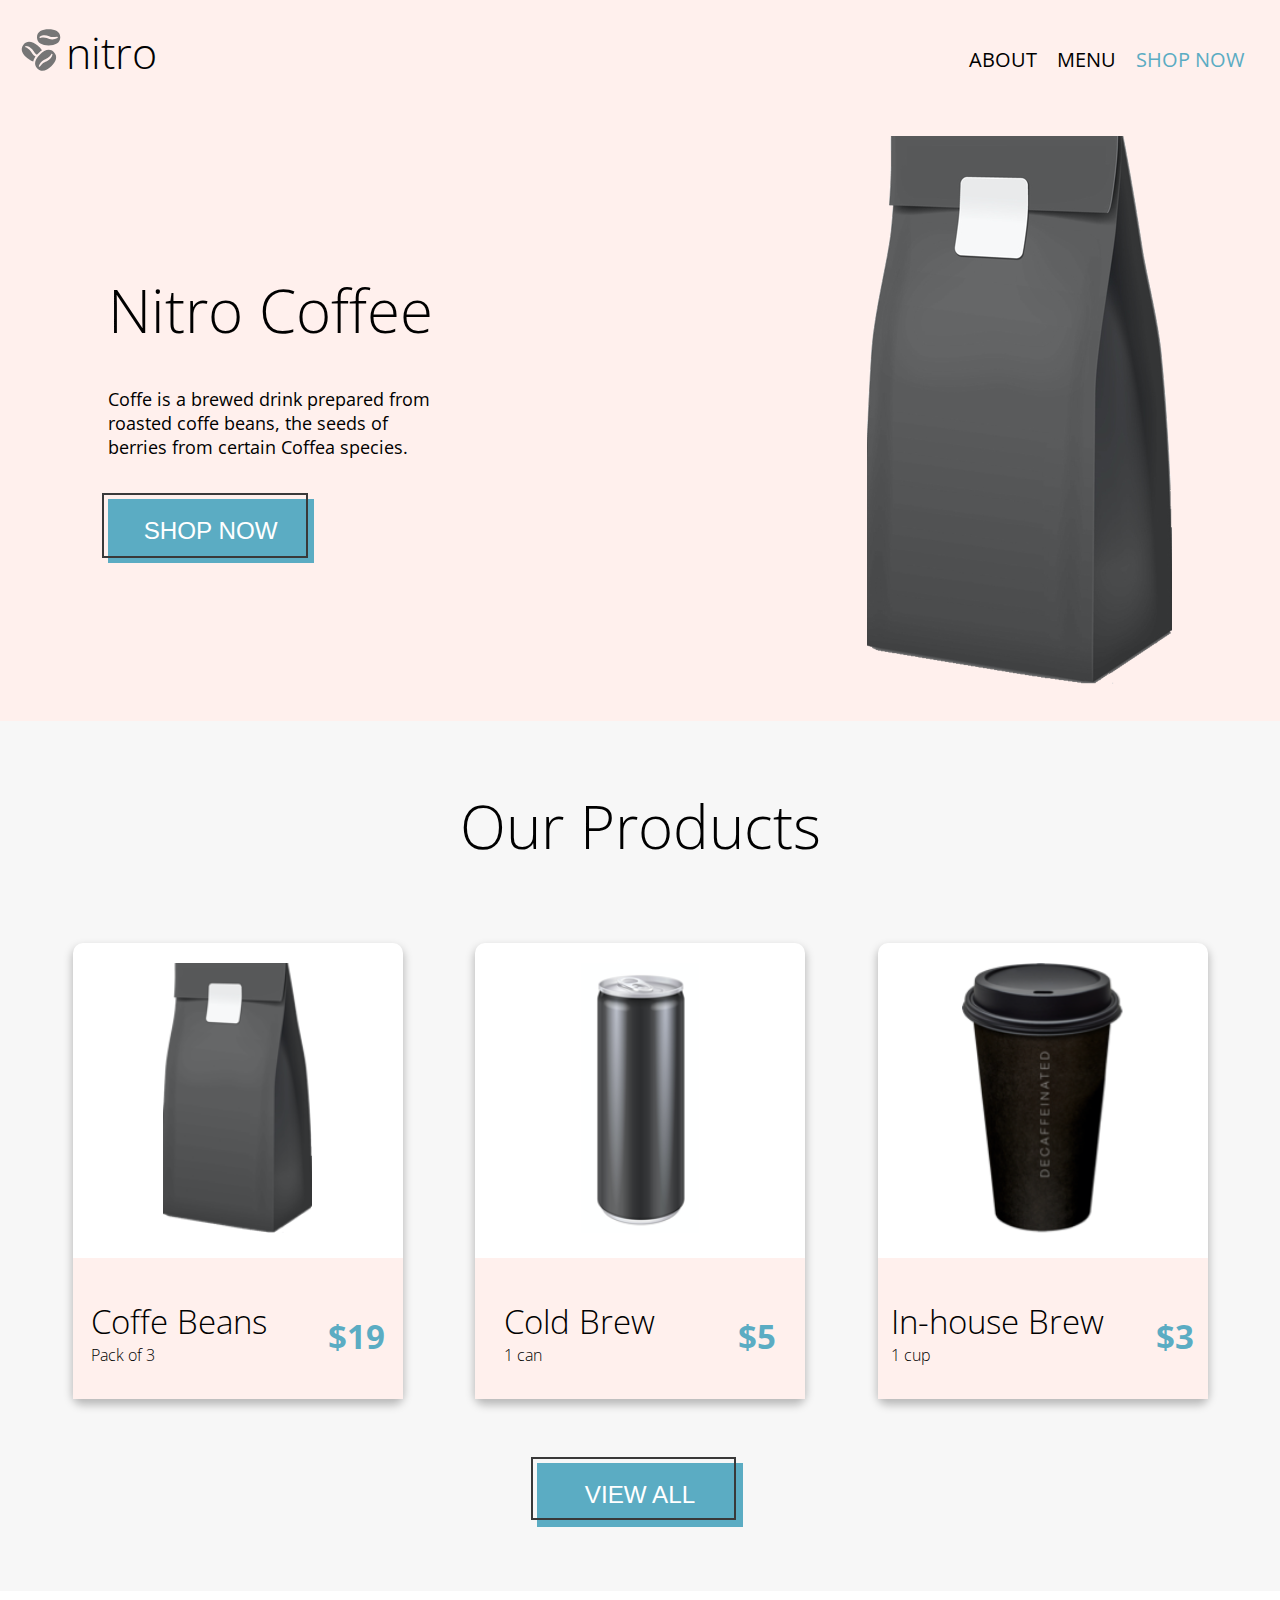
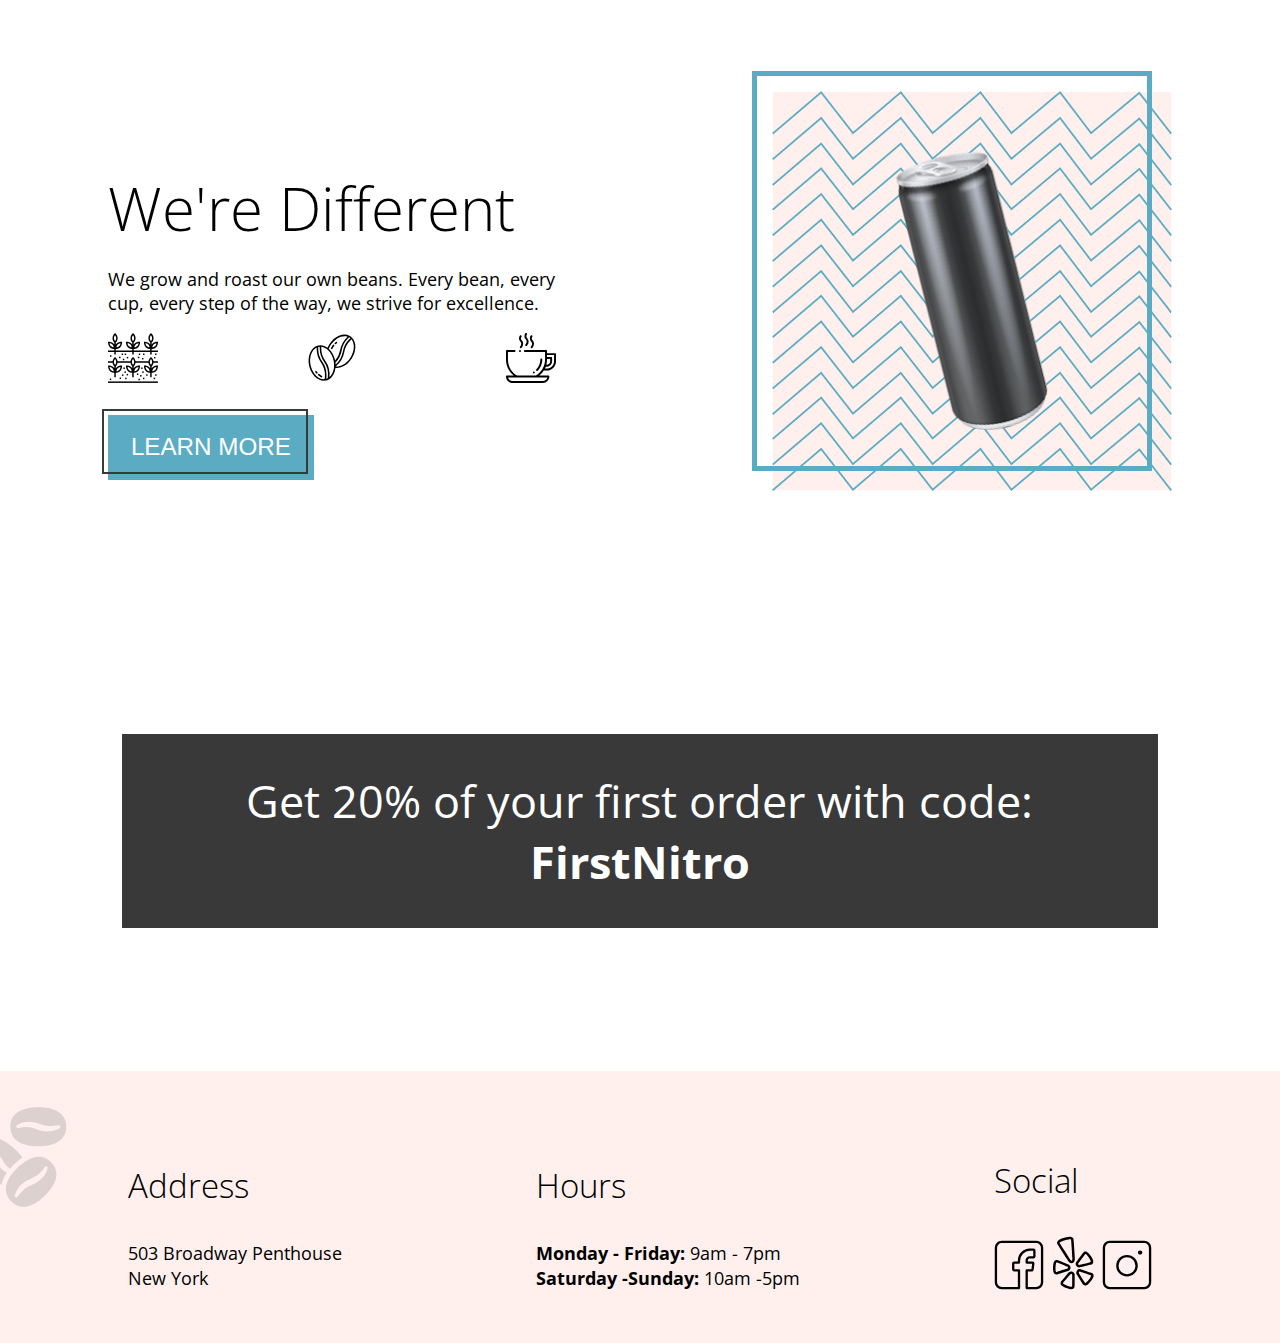
<file: index.html>
<!DOCTYPE html>
<html lang="en">
  <head>
    <meta charset="UTF-8" />
    <meta name="viewport" content="width=device-width, initial-scale=1.0" />
    <link
      href="https://fonts.googleapis.com/css2?family=Open+Sans:ital,wght@0,300;0,400;0,600;0,700;1,400&display=swap"
      rel="stylesheet" />
    <link rel="stylesheet" href="./scss/landing.css" />
    <link rel="stylesheet" href="./scss/partials/global.css" />
    <script src="./script.js" defer></script>
    <title>Coffee Shop - Home</title>
  </head>
  <body>
    <header class="header">
      <nav class="main-nav">
        <a href="./index.html" class="main-nav__logo">
          <img
            src="./assets/logos/coffee-beans-logo-and-footer.svg"
            alt="coffee bean logo"
            class="icon main-nav__logo-icon" />
        </a>

        <a href="./index.html" class="main-nav__link"
          ><h2 class="main-nav__heading">nitro</h2></a
        >

        <ul class="main-nav__list">
          <li class="main-nav__item">
            <a href="./index.html" class="main-nav__link">ABOUT</a>
          </li>
          <li class="main-nav__item">
            <a href="./pages/menu.html" class="main-nav__link">MENU</a>
          </li>
          <li class="main-nav__item">
            <a
              href="./pages/menu.html"
              class="main-nav__link main-nav__link--shop"
              >SHOP NOW</a
            >
          </li>
        </ul>
      </nav>

      <section class="sectionHero">
        <article class="card-coffe">
          <h1 class="card-coffe__heading">Nitro Coffee</h1>
          <p class="card-coffe__paragraphRegular">
            Coffe is a brewed drink prepared from roasted coffe beans, the seeds
            of berries from certain Coffea species.
          </p>
          <a href="./pages/menu.html">
            <button class="button button-shopNow">
              SHOP NOW
              <div class="button-shopNow--offsetborder"></div>
            </button>
          </a>
        </article>
        <div class="coffe-image">
          <img
            class="coffe-image__picture"
            src="./assets/images/coffeebeans-hero.png"
            alt="coffee bag" />
        </div>
      </section>
    </header>
    <main class="main-section">
      <section class="products">
        <div class="products_container">
          <h1 class="products__heading">Our Products</h1>
        </div>
      </section>

      <div class="wrap-cardContainer">
        <section class="cardContainer">
          <article class="cardContainer__card">
            <img
              class="card__image"
              src="./assets/images/coffeebeans.png"
              alt="coffe beans" />
            <div class="card__footer">
              <div class="card__footer--sectionA">
                <h3 class="card__text">Coffe Beans</h3>
                <p class="card__paragraph">Pack of 3</p>
              </div>
              <div class="card__footer--sectionB">
                <p class="card__price">$19</p>
              </div>
            </div>
          </article>

          <article class="cardContainer__card">
            <img
              class="card__image"
              src="./assets/images/coldbrew.png"
              alt=" cold brew" />
            <div class="card__footer">
              <div class="card__footer--sectionA">
                <h3 class="card__text">Cold Brew</h3>
                <p class="card__paragraph">1 can</p>
              </div>
              <div class="card__footer--sectionB">
                <p class="card__price">$5</p>
              </div>
            </div>
          </article>

          <article class="cardContainer__card">
            <img
              class="card__image"
              src="./assets/images/inhousebrew.png"
              alt="in-house brew" />
            <div class="card__footer">
              <div class="card__footer--sectionA">
                <h3 class="card__text">In-house Brew</h3>
                <p class="card__paragraph">1 cup</p>
              </div>
              <div class="card__footer--sectionB">
                <p class="card__price">$3</p>
              </div>
            </div>
          </article>
        </section>
      </div>

      <div class="containerButton">
        <a href="./pages/menu.html">
          <button class="button button--viewProducts">
            VIEW ALL
            <div class="button--viewAll--offsetBorder"></div>
          </button>
        </a>
      </div>
    </main>
    <section class="sponsor">
      <article class="sponsor__card">
        <h1 class="sponsor__heading">We're Different</h1>
        <p class="sponsor__paragraph">
          We grow and roast our own beans. Every bean, every cup, every step of
          the way, we strive for excellence.
        </p>
        <div class="sponsor__logos">
          <img
            src="./assets/logos/planting.svg"
            alt="planting logo"
            class="icon" />
          <img
            src="./assets/logos/coffee-beans.svg"
            alt="coffe beans logo"
            class="icon" />
          <img
            src="./assets/logos/coffee-cup.svg"
            alt="coffe cup logo"
            class="icon icon--tazza" />
        </div>
        <a href="./pages/menu.html">
          <button class="button button--learnMore">
            LEARN MORE
            <div class="button--learnMore--offsetborder"></div>
          </button>
        </a>
      </article>

      <div class="sponsor__wrapperImage">
        <!-- <img
          src="./assets/images/tiltedcan.png"
          alt="tildecan picture"
          class="sponsor__tildecanPicture" /> -->
        <div class="sponsor__wrapperImage--borderOffset"></div>
        <img
          src="./assets/images/tiltedcan.png"
          alt="tildecan picture"
          class="sponsor__tildecanPicture" />
      </div>
    </section>

    <div class="discount">
      <section class="discountBanner">
        <p class="discountBanner__text">
          Get 20% of your first order with code:
          <span class="discountBanner__span">FirstNitro</span>
        </p>
      </section>
    </div>

    <footer class="footer">
      <img
        src="./assets/logos/coffee-beans-logo-and-footer.svg"
        alt="background Icons"
        class="footer-backgroundIcons-left" />

      <section class="footer__wrap">
        <div class="footer__card footer__card--address">
          <h3 class="footer__heading">Address</h3>
          <p class="footer__footerParagraph">
            503 Broadway Penthouse
            <br />New York
          </p>
        </div>
        <div class="footer__card footer__card--time">
          <h3 class="footer__heading">Hours</h3>
          <p class="footer__footerParagraph">
            <b>Monday - Friday:</b> 9am - 7pm <br />

            <b>Saturday -Sunday:</b> 10am -5pm
          </p>
        </div>
        <div class="footer__card footer__card--social">
          <h3 class="footer__heading">Social</h3>
          <a href="https://www.facebook.com/" target="_blank">
            <img
              src="./assets/logos/Facebook-Icon.svg"
              alt="facebok"
              class="icon"
          /></a>
          <a href="https://www.yelp.co.uk/london" target="_blank">
            <img src="./assets/logos/Yelp-Icon.svg" alt="yelp" class="icon"
          /></a>
          <a href="https://www.instagram.com/" target="_blank">
            <img
              src="./assets/logos/Instagram-Icon.svg"
              alt="instagram"
              class="icon"
          /></a>
        </div>
      </section>
      <img
        src="./assets/logos/coffee-beans-logo-and-footer.svg"
        alt="background icons"
        class="footer-backgroundIcons-right" />
    </footer>
    <script src="./script.js"></script>
  </body>
</html>
</file>
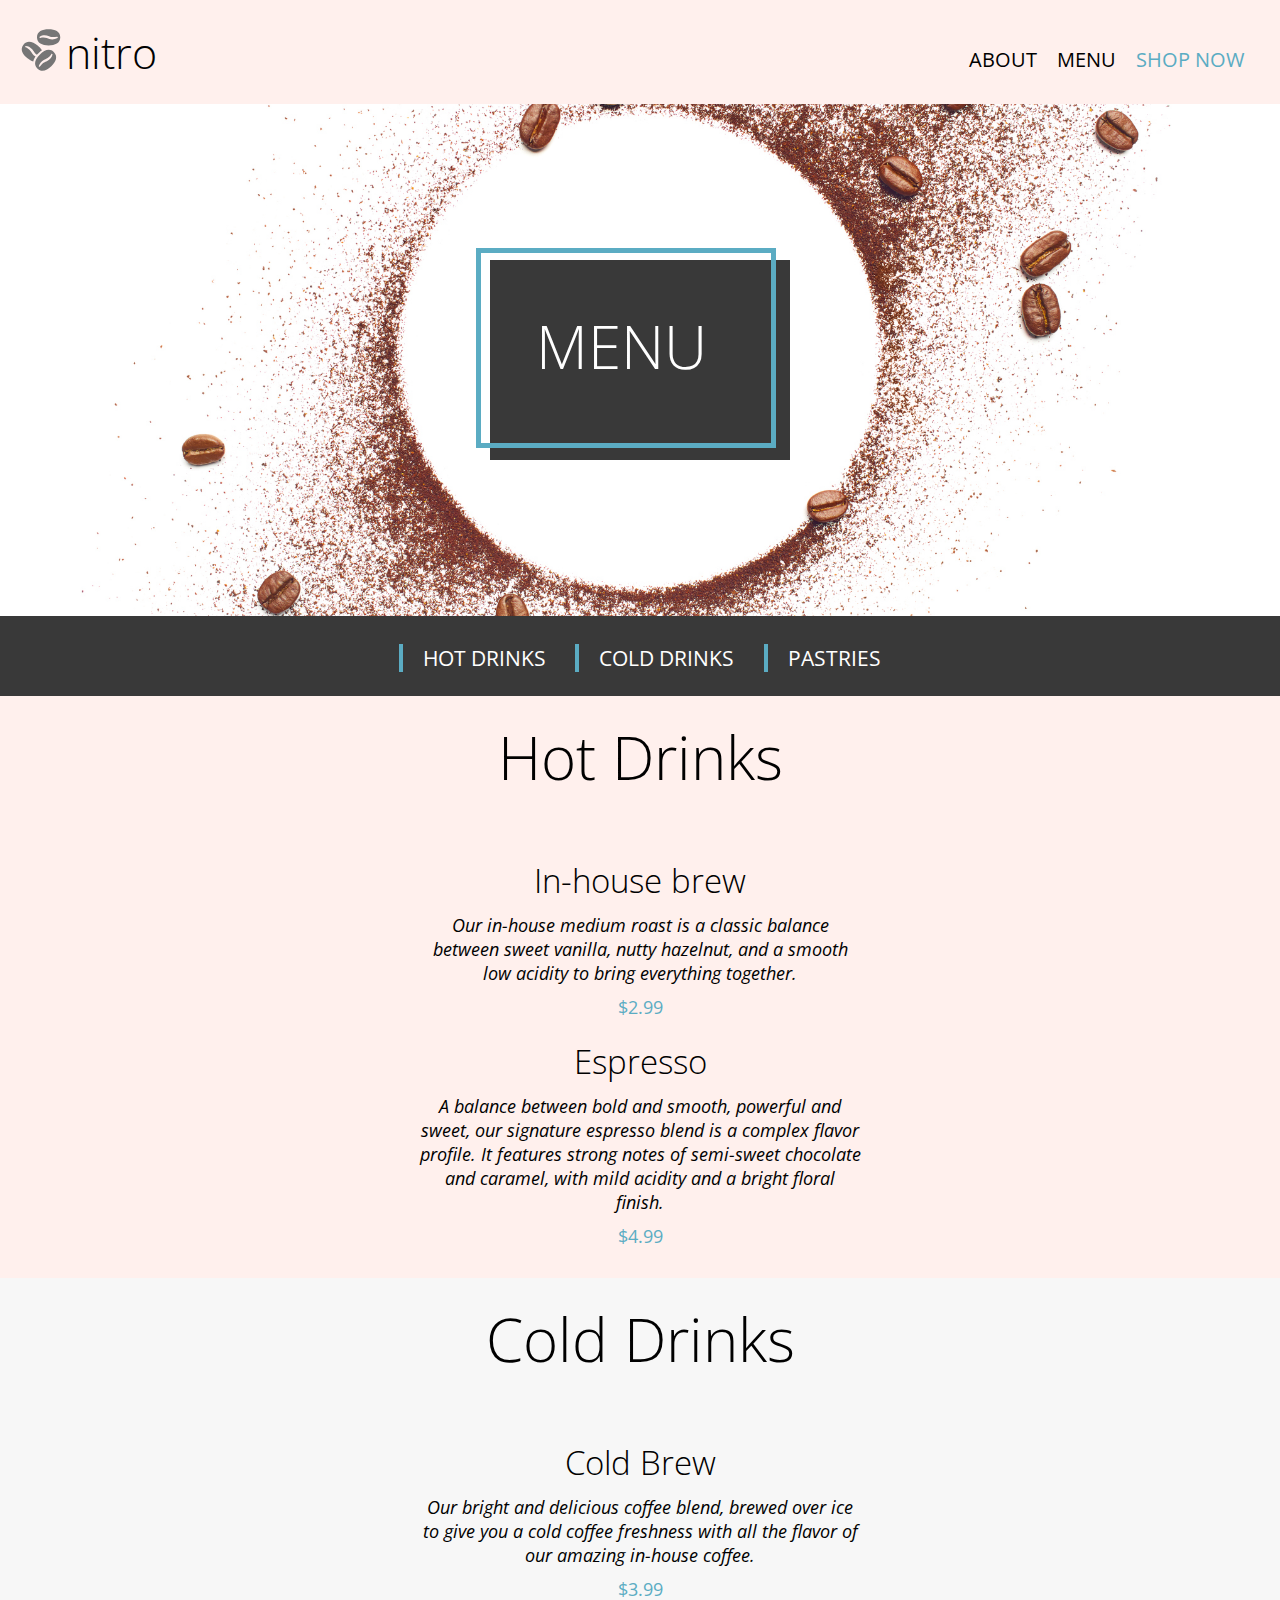
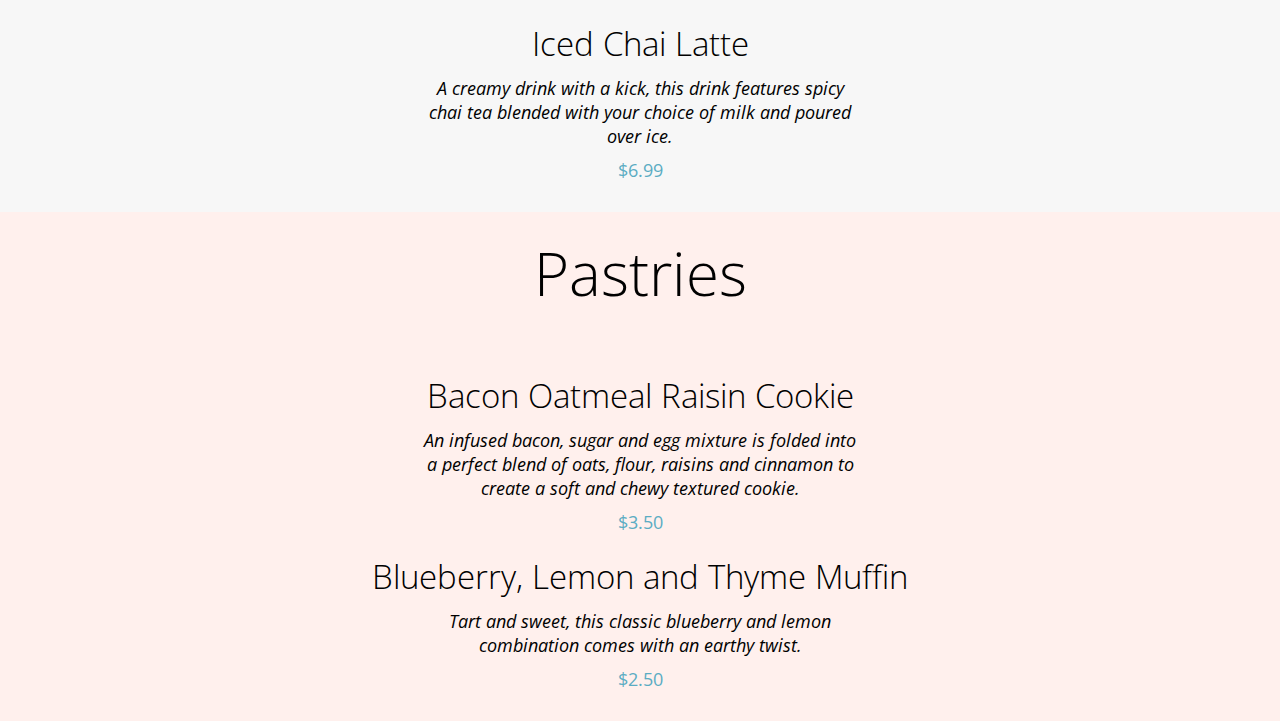
<file: pages/menu.html>
<!DOCTYPE html>
<html lang="en">
  <head>
    <meta charset="UTF-8" />
    <meta name="viewport" content="width=device-width, initial-scale=1.0" />
    <link
      href="https://fonts.googleapis.com/css2?family=Open+Sans:ital,wght@0,300;0,400;0,600;0,700;1,400&display=swap"
      rel="stylesheet" />
    <link rel="stylesheet" href="../scss/menu.css" />
    <link rel="stylesheet" href="../scss/partials/global.css" />
    <title>Coffee Shop - Menu</title>
  </head>
  <body>
    <header class="header">
      <nav class="main-nav">
        <a href="../index.html" class="main-nav__logo">
          <img
            src="../assets/logos/coffee-beans-logo-and-footer.svg"
            alt="coffee bean logo"
            class="icon main-nav__logo-icon" />
        </a>

        <a href="../index.html" class="main-nav__link"
          ><h2 class="main-nav__heading">nitro</h2></a
        >

        <ul class="main-nav__list">
          <li class="main-nav__item">
            <a href="../index.html" class="main-nav__link">ABOUT</a>
          </li>
          <li class="main-nav__item">
            <a href="./menu.html" class="main-nav__link">MENU</a>
          </li>
          <li class="main-nav__item">
            <a
              href="../pages/menu.html"
              class="main-nav__link main-nav__link--shop"
              >SHOP NOW</a
            >
          </li>
        </ul>
      </nav>

      <section class="hero">
        <div class="hero-background">
          <div class="hero-menu">
            <div class="hero__titleboxBorder">
              <h1 class="heroMenu-title">MENU</h1>
            </div>
          </div>
        </div>

        <nav class="hero-navigation">
          <ul class="hero-list">
            <li><a class="list-button" href="#hot">HOT DRINKS</a></li>
            <li><a class="list-button" href="#cold">COLD DRINKS</a></li>
            <li><a class="list-button" href="#pastry">PASTRIES</a></li>
          </ul>
        </nav>
      </section>
    </header>

    <main class="main">
      <section class="HotDrinks" id="hot">
        <h2 class="heading2">Hot Drinks</h2>
        <h3 class="heading3">In-house brew</h3>
        <p class="paragraphTextItalic">
          Our in-house medium roast is a classic balance between sweet vanilla,
          nutty hazelnut, and a smooth low acidity to bring everything together.
        </p>
        <p class="paragraphRegular">$2.99</p>
        <h3 class="heading3">Espresso</h3>
        <p class="paragraphTextItalic paragraphTextItalic--espresso">
          A balance between bold and smooth, powerful and sweet, our signature
          espresso blend is a complex flavor profile. It features strong notes
          of semi-sweet chocolate and caramel, with mild acidity and a bright
          floral finish.
        </p>
        <p class="paragraphRegular">$4.99</p>
      </section>
      <section class="coldDrinks" id="cold">
        <h2 class="heading2">Cold Drinks</h2>
        <h3 class="heading3">Cold Brew</h3>
        <p class="paragraphTextItalic">
          Our bright and delicious coffee blend, brewed over ice to give you a
          cold coffee freshness with all the flavor of our amazing in-house
          coffee.
        </p>
        <p class="paragraphRegular">$3.99</p>
        <h3 class="heading3">Iced Chai Latte</h3>
        <p class="paragraphTextItalic">
          A creamy drink with a kick, this drink features spicy chai tea blended
          with your choice of milk and poured over ice.
        </p>
        <p class="paragraphRegular">$6.99</p>
      </section>
      <section class="Pastries" id="pastry">
        <h2 class="heading2">Pastries</h2>
        <h3 class="heading3">Bacon Oatmeal Raisin Cookie</h3>
        <p class="paragraphTextItalic">
          An infused bacon, sugar and egg mixture is folded into a perfect blend
          of oats, flour, raisins and cinnamon to create a soft and chewy
          textured cookie.
        </p>
        <p class="paragraphRegular">$3.50</p>
        <h3 class="heading3">Blueberry, Lemon and Thyme Muffin</h3>
        <p class="paragraphTextItalic">
          Tart and sweet, this classic blueberry and lemon combination comes
          with an earthy twist.
        </p>
        <p class="paragraphRegular">$2.50</p>
      </section>
    </main>
  </body>
</html>
</file>
<file: scss/landing.css>
*,
*::before,
*::after {
  box-sizing: border-box;
}

html {
  font-size: 62.5%;
}

body {
  font-size: 1.6rem;
  font-family: "Open Sans";
  margin: 0;
}

.main-nav {
  background-color: #fff0ed;
  display: inline-flex;
  flex-direction: row;
  width: 100%;
  height: 6.5em;
  align-items: center;
  padding: 0 1em;
}

.main-nav__heading {
  font-size: 2.663em;
  font-weight: 300;
  margin: 0;
}

.main-nav__list {
  list-style: none;
  text-decoration: none;
  display: flex;
  width: 100%;
  justify-content: flex-end;
  margin: 14px 0 0 0;
  padding: 0;
  align-items: flex-end;
  font-size: 1.25em;
}

.main-nav__link {
  list-style: none;
  text-decoration: none;
  color: inherit;
  margin-right: 2rem;
}

.main-nav__link--shop {
  color: #5bacc3;
}

.sectionHero {
  background-color: #fff0ed;
  display: flex;
  justify-content: space-around;
  align-items: center;
}

.card-coffe {
  display: grid;
  height: 22em;
  width: 25em;
  padding: 2em;
}

.card-coffe__heading {
  font-size: 3.75em;
  font-weight: 300;
  margin: 0;
}

.card-coffe__paragraphRegular {
  font-size: 1.125em;
  font-weight: 400;
  padding: 2em 0 2.25em 0;
  margin: 0;
  width: 19em;
}

.button {
  color: white;
  background-color: #5bacc3;
  width: 8.5em;
  font-size: 1.513em;
  font-weight: 400;
  border: none;
  padding: 0.75em 0;
  transition: 0.1s;
}

.button-shopNow {
  position: relative;
}

.button-shopNow--offsetborder {
  width: 20.6rem;
  height: 6.5rem;
  border: 2px solid #393939;
  background-color: transparent;
  position: absolute;
  top: -6px;
  left: -6px;
}

.button:hover {
  background-color: #03e9f4;
  color: white;
  box-shadow: 0 0 5px #03e9f4, 0 0 25px #03e9f4, 0 0 50px #03e9f4, 0 0 200px #03e9f4;
  -webkit-box-reflect: below 1px linear-gradient(transparent, rgba(0, 0, 0, 0.3333333333));
}

.button--offsetborder {
  width: 12.9em;
  height: 4em;
  border: 2px solid #393939;
  background-color: transparent;
  position: relative;
  top: -6.9rem;
  left: -0.5rem;
}

.coffe-image {
  padding: 2em 2em 2em 15em;
}

.main-section {
  background-color: #f7f7f7;
  padding: 4em 0;
}

.products {
  display: flex;
  width: 100%;
  justify-content: center;
}

.products_container {
  display: flex;
  width: 50%;
  overflow: hidden;
  white-space: nowrap;
  justify-content: center;
  animation: typing 4s steps(40), blink 0.75s step-end infinite;
}

@keyframes typing {
  from {
    width: 0;
  }
  to {
    width: 100%;
  }
}
.products__heading {
  font-size: 3.75em;
  font-weight: 300;
  text-align: center;
  margin: 0 0 1em 0;
  width: 90%;
}

.wrap-cardContainer {
  width: 100%;
  display: flex;
}

.cardContainer {
  display: flex;
  width: 100%;
  justify-content: space-evenly;
  align-items: center;
  padding: 1em 0 4em 0;
}

.cardContainer__card {
  width: 20.625em;
  height: 28.5em;
  display: flex;
  flex-direction: column;
  align-items: center;
  background-color: white;
  border-radius: 10px;
  padding: 1.25em 0 0 0;
  box-shadow: 0px 5px 9px 1px rgba(0, 0, 0, 0.25);
  cursor: pointer;
}

.card__image {
  height: 17.5em;
  margin-bottom: 2.5rem;
}

.card__footer {
  background-color: #fff0ed;
  width: 100%;
  display: flex;
  flex-direction: row;
  justify-content: space-around;
  align-items: center;
  padding: 1em 0 0;
}

.card__text {
  font-size: 2.063em;
  font-weight: 300;
  margin: 25px 25px 0 0;
}

.card__paragraph {
  padding: 0 0 33px;
  margin: 0;
  font-weight: 300;
}

.card__price {
  font-size: 2.063em;
  color: #5bacc3;
  margin: 0;
  font-weight: 700;
}

.button--viewProducts {
  position: relative;
}

.button--viewAll--offsetBorder {
  width: 20.5rem;
  height: 6.3rem;
  border: 2px solid #393939;
  background-color: transparent;
  position: absolute;
  top: -6px;
  left: -6px;
}

.sponsor {
  display: flex;
  background-color: white;
  height: 60rem;
  width: 100%;
  align-items: center;
}

.sponsor__card {
  width: 28em;
  margin: auto;
}

.sponsor__heading {
  font-size: 3.75em;
  font-weight: 300;
  margin: 0;
}

.sponsor__logos {
  width: 100%;
  display: flex;
  justify-content: space-between;
  margin: 0 0 2em;
}

.sponsor__paragraph {
  font-size: 1.125em;
}

.button--learnMore {
  position: absolute;
}

.button--learnMore--offsetborder {
  width: 20.6rem;
  height: 6.5rem;
  border: 2px solid #393939;
  background-color: transparent;
  position: absolute;
  top: -6px;
  left: -6px;
}

.sponsor__wrapperImage {
  width: 25em;
  height: 25em;
  margin: auto;
  display: flex;
  justify-content: center;
  background-image: url(../assets/images/coldbrewbackground.png);
  background-position: center;
  background-size: cover;
  align-items: center;
  position: relative;
}

.sponsor__tildecanPicture {
  height: 17.5em;
  z-index: 10;
}

.sponsor__tildecanPicture:hover {
  animation: spin 3s infinite linear;
}

@keyframes spin {
  from {
    transform: rotate(0deg);
  }
  to {
    transform: rotate(360deg);
  }
}
.sponsor__wrapperImage--borderOffset {
  width: 400px;
  height: 400px;
  border: solid 5px #5bacc3;
  position: absolute;
  top: -20px;
  left: -20px;
}

.discount {
  width: 100%;
  height: 30em;
  display: flex;
  align-items: center;
  justify-content: center;
}

.discountBanner {
  width: 90%;
}

.discountBanner__text {
  width: 90%;
  background-color: #393939;
  color: white;
  text-align: center;
  font-size: 2.813em;
  font-weight: 400;
  padding: 0.8em;
  margin: auto;
  animation: none;
}

.discountBanner__text:hover {
  animation: pulse 2s infinite;
}

@keyframes pulse {
  0% {
    background-color: #393939;
  }
  50% {
    background-color: #5bacc3;
  }
  100% {
    background-color: #393939;
  }
}
.containerButton {
  display: flex;
  justify-content: center;
}

.discountBanner__span {
  font-weight: 700;
}

.footer-backgroundIcons-left {
  width: 120px;
  height: 120px;
  opacity: 25%;
  position: relative;
  top: -9rem;
  left: -4rem;
}

.footer-backgroundIcons-right {
  width: 120px;
  height: 120px;
  opacity: 25%;
  position: relative;
  top: 1rem;
  left: 137rem;
}

.footer {
  background-color: #fff0ed;
  height: 17em;
  display: flex;
  justify-content: center;
  align-items: center;
  padding: 8rem 0 0;
}

.footer__wrap {
  display: flex;
  width: 80%;
  align-items: center;
  justify-content: space-between;
  margin: auto;
  margin-bottom: 3em;
}

.footer__heading {
  font-size: 2.063em;
  font-weight: 300;
  margin: 0 0 1em 0;
}

.footer__footerParagraph {
  font-size: 1.125em;
  font-weight: 400;
  line-height: 2.5rem;
  margin: 3rem 0 0 0;
}

.icon {
  width: 3.125em;
}/*# sourceMappingURL=landing.css.map */
</file>
<file: scss/partials/global.css>
*,
*::before,
*::after {
  box-sizing: border-box;
}

html {
  font-size: 62.5%;
}

body {
  font-size: 1.6rem;
  font-family: "Open Sans";
  /* font-weight: 400; */
  margin: 0;
} /*# sourceMappingURL=global.css.map */
</file>
<file: scss/menu.css>
.main-nav {
  background-color: #fff0ed;
  display: inline-flex;
  flex-direction: row;
  width: 100%;
  height: 6.5em;
  align-items: center;
  padding: 0 1em;
}

.main-nav__heading {
  font-size: 2.663em;
  font-weight: 300;
  margin: 0;
}

.main-nav__list {
  list-style: none;
  text-decoration: none;
  display: flex;
  width: 100%;
  justify-content: flex-end;
  margin: 14px 0 0 0;
  padding: 0;
  align-items: flex-end;
  font-size: 1.25em;
}

.main-nav__link {
  list-style: none;
  text-decoration: none;
  color: inherit;
  margin-right: 2rem;
}

.main-nav__link--shop {
  color: #5bacc3;
}

.hero-background {
  background-image: url(../assets/images/coffee-circle.jpg);
  height: 40vw;
  width: 100%;
  background-position: center;
  background-size: cover;
  display: flex;
  align-items: center;
  justify-content: center;
}

.hero-menu {
  display: flex;
  justify-content: center;
  align-items: center;
  background-color: #393939;
  color: white;
  height: 12.5em;
  width: 18.75em;
}

.hero__titleboxBorder {
  width: 30.3rem;
  height: 20rem;
  border: 5px solid #5bacc3;
  background-color: transparent;
  position: relative;
  top: -1.2rem;
  left: -1.4rem;
}

.heroMenu-title {
  margin: 0;
  font-size: 3.75em;
  font-weight: 300;
  position: relative;
  top: 5.2rem;
  left: 5.5rem;
}

.hero-navigation {
  background-color: #393939;
  width: 100%;
  height: 5em;
}

.hero-list {
  margin: auto;
  width: 40%;
  height: 4em;
  display: flex;
  justify-content: space-around;
  align-items: center;
  font-size: 1.313em;
  padding: 0;
}

.list-button {
  text-decoration: none;
  color: white;
  border-left: 4px solid #5bacc3;
  padding-left: 20px;
}

ul {
  list-style-type: none;
}

.HotDrinks {
  display: flex;
  flex-direction: column;
  align-items: center;
  background-color: #fff0ed;
  padding: 2rem 0;
}

.coldDrinks {
  display: flex;
  flex-direction: column;
  align-items: center;
  background-color: #f7f7f7;
  padding: 2rem 0;
}

.Pastries {
  display: flex;
  flex-direction: column;
  align-items: center;
  background-color: #fff0ed;
  padding: 2rem 0;
}

.heading2 {
  font-size: 3.75em;
  font-weight: 300;
  text-align: center;
  margin-top: 0;
}

.heading3 {
  font-size: 2.063em;
  font-weight: 300;
  text-align: center;
  margin: 1rem 0;
}

.paragraphTextItalic {
  font-size: 1.125em;
  font-weight: 400;
  font-style: italic;
  width: 34%;
  text-align: center;
  margin: 0;
}

.paragraphTextItalic--espresso {
  width: 34.5%;
}

.paragraphRegular {
  font-size: 1.125em;
  font-weight: 400;
  color: #5bacc3;
  text-align: center;
  margin: 1rem;
}/*# sourceMappingURL=menu.css.map */
</file>
